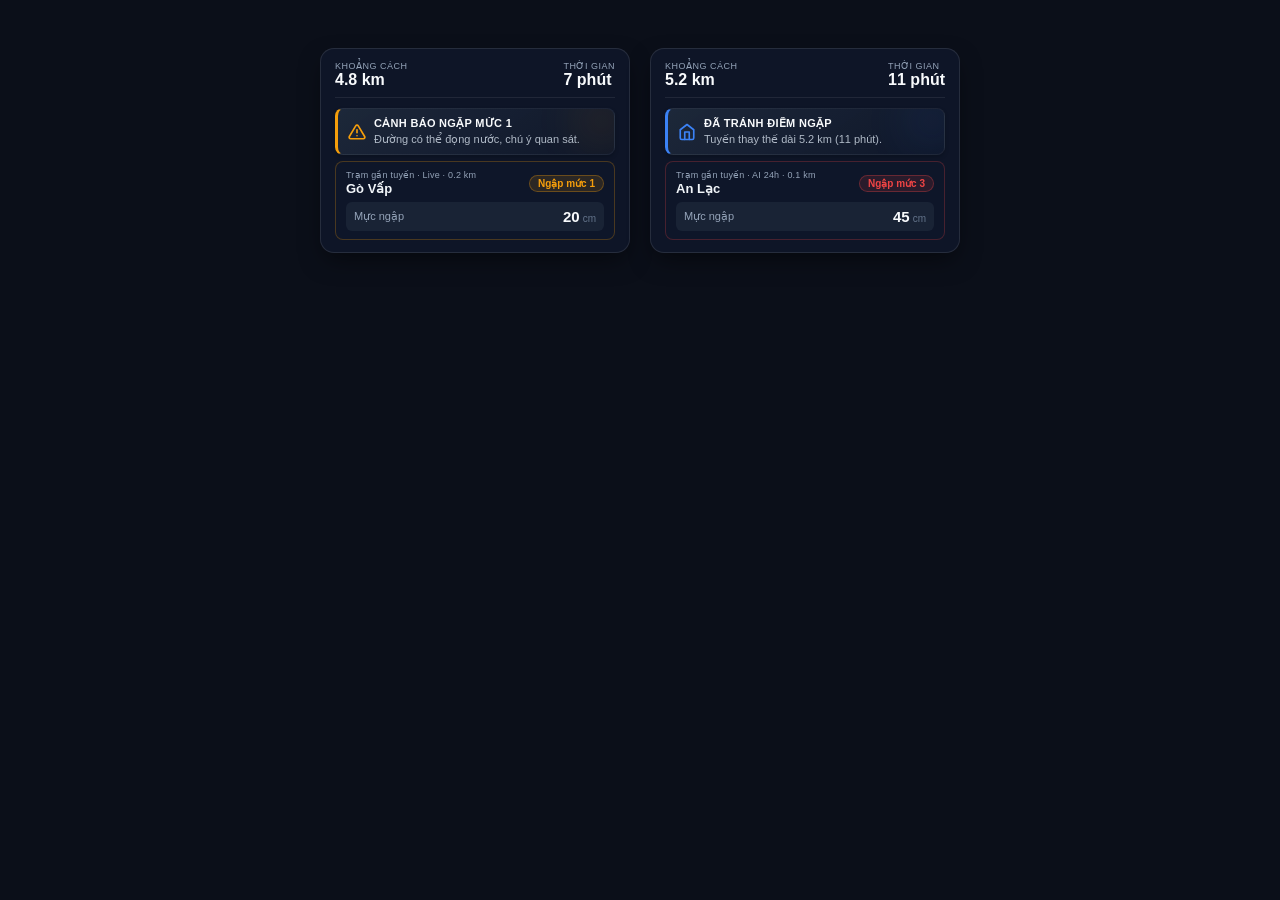
<file: tests/banner.html>
<!DOCTYPE html>
<html lang="vi">
<head>
    <meta charset="UTF-8">
    <meta name="viewport" content="width=device-width, initial-scale=1.0">
    <title>Test Fit Banner Panel - FloodGuard</title>
    <style>
        body {
            background-color: #0b0f19;
            font-family: -apple-system, BlinkMacSystemFont, "Segoe UI", Roboto, Helvetica, Arial, sans-serif;
            display: flex;
            gap: 20px;
            padding: 40px;
            justify-content: center;
            align-items: flex-start;
        }

        /* KHUNG PANEL CHÍNH TƯƠNG TỰ FLOODGUARD */
        .navigation-summary-panel {
            width: 310px;
            background: rgba(15, 23, 42, 0.9);
            border: 1px solid rgba(255, 255, 255, 0.1);
            backdrop-filter: blur(12px);
            border-radius: 14px;
            padding: 12px 14px;
            box-sizing: border-box;
            color: #fff;
            /* CẤU HÌNH FIT KHÔNG CUỘN */
            height: auto !important;
            max-height: none !important;
            overflow: hidden !important;
            box-shadow: 0 10px 25px -5px rgba(0, 0, 0, 0.5);
        }

        .nav-summary-metrics {
            display: flex;
            justify-content: space-between;
            margin-bottom: 10px;
            padding-bottom: 8px;
            border-bottom: 1px solid rgba(255, 255, 255, 0.08);
        }

        .metric-item {
            display: flex;
            flex-direction: column;
        }

        .metric-label {
            font-size: 9px;
            color: #94a3b8;
            text-transform: uppercase;
            letter-spacing: 0.5px;
        }

        .metric-value {
            font-size: 16px;
            font-weight: 700;
            color: #f8fafc;
        }

        .nav-summary-status {
            width: 100%;
            display: flex;
            flex-direction: column;
            gap: 0;
        }
    </style>
</head>
<body>

    <!-- CASE 1: CẢNH BÁO MỨC 1 -->
    <div class="navigation-summary-panel">
        <div class="nav-summary-metrics">
            <div class="metric-item">
                <span class="metric-label">Khoảng cách</span>
                <span class="metric-value">4.8 km</span>
            </div>
            <div class="metric-item">
                <span class="metric-label">Thời gian</span>
                <span class="metric-value">7 phút</span>
            </div>
        </div>
        <div id="status-container-1" class="nav-summary-status"></div>
    </div>

    <!-- CASE 2: CẢNH BÁO NGUY HIỂM / TRÁNH NGẬP -->
    <div class="navigation-summary-panel">
        <div class="nav-summary-metrics">
            <div class="metric-item">
                <span class="metric-label">Khoảng cách</span>
                <span class="metric-value">5.2 km</span>
            </div>
            <div class="metric-item">
                <span class="metric-label">Thời gian</span>
                <span class="metric-value">11 phút</span>
            </div>
        </div>
        <div id="status-container-2" class="nav-summary-status"></div>
    </div>

    <script>
        // Hàm dựng UI Banner đã tối ưu kích thước
        function getAlertBannerUI(type, title, subtitle = '', stationInfo = null) {
            let accent = '';
            let icon = '';

            switch (type) {
                case 'safe':
                    accent = '#10b981';
                    icon = `<svg width="18" height="18" viewBox="0 0 24 24" fill="none" stroke="currentColor" stroke-width="2.2" stroke-linecap="round" stroke-linejoin="round"><path d="M22 11.08V12a10 10 0 1 1-5.93-9.14"></path><polyline points="22 4 12 14.01 9 11.01"></polyline></svg>`;
                    break;
                case 'advisory':
                    accent = '#f59e0b';
                    icon = `<svg width="18" height="18" viewBox="0 0 24 24" fill="none" stroke="currentColor" stroke-width="2.2" stroke-linecap="round" stroke-linejoin="round"><path d="M10.29 3.86L1.82 18a2 2 0 0 0 1.71 3h16.94a2 2 0 0 0 1.71-3L13.71 3.86a2 2 0 0 0-3.42 0z"></path><line x1="12" y1="9" x2="12" y2="13"></line><line x1="12" y1="17" x2="12.01" y2="17"></line></svg>`;
                    break;
                case 'danger':
                    accent = '#ef4444';
                    icon = `<svg width="18" height="18" viewBox="0 0 24 24" fill="none" stroke="currentColor" stroke-width="2.2" stroke-linecap="round" stroke-linejoin="round"><circle cx="12" cy="12" r="10"></circle><line x1="15" y1="9" x2="9" y2="15"></line><line x1="9" y1="9" x2="15" y2="15"></line></svg>`;
                    break;
                case 'rerouted':
                    accent = '#3b82f6';
                    icon = `<svg width="18" height="18" viewBox="0 0 24 24" fill="none" stroke="currentColor" stroke-width="2.2" stroke-linecap="round" stroke-linejoin="round"><path d="M3 9l9-7 9 7v11a2 2 0 0 1-2 2H5a2 2 0 0 1-2-2z"></path><polyline points="9 22 9 12 15 12 15 22"></polyline></svg>`;
                    break;
            }

            let forecastHtml = '';
            if (stationInfo) {
                forecastHtml = `
                <div class="nav-ai-card" style="width:100%; padding:8px 10px; border-radius:8px; background:rgba(15,23,42,0.95); border:1px solid ${stationInfo.color}40; box-sizing:border-box;">
                  <div style="display:flex; align-items:center; justify-content:space-between; gap:6px; margin-bottom:6px;">
                    <div style="min-width:0; flex:1; overflow:hidden;">
                      <div style="font-size:9px; color:#94a3b8; letter-spacing:0.2px; margin-bottom:1px; white-space:nowrap; overflow:hidden; text-overflow:ellipsis;">
                        ${stationInfo.subtitle}
                      </div>
                      <div style="font-size:13px; font-weight:700; color:#f1f5f9; white-space:nowrap; overflow:hidden; text-overflow:ellipsis;">
                        ${stationInfo.name}
                      </div>
                    </div>
                    <span style="flex-shrink:0; padding:2px 8px; border-radius:999px; font-size:10px; font-weight:700; color:${stationInfo.color}; background:${stationInfo.color}20; border:1px solid ${stationInfo.color}50; white-space:nowrap;">
                      ${stationInfo.riskText}
                    </span>
                  </div>
                  <div style="padding:6px 8px; border-radius:6px; background:rgba(30,41,59,0.7); display:flex; align-items:center; justify-content:space-between; gap:6px;">
                    <span style="font-size:11px; color:#94a3b8; white-space:nowrap;">Mực ngập</span>
                    <span style="font-size:15px; font-weight:700; color:#f8fafc; white-space:nowrap;">
                      ${stationInfo.water}<span style="font-size:10px; color:#64748b; font-weight:500; margin-left:3px;">cm</span>
                    </span>
                  </div>
                </div>`;
            }

            return `
            <div style="position: relative; overflow: hidden; background: linear-gradient(145deg, rgba(30,41,59,0.95), rgba(15,23,42,1)); border: 1px solid rgba(255,255,255,0.06); border-left: 3px solid ${accent}; border-radius: 8px; padding: 8px 10px; margin-bottom: 6px; width: 100%; box-sizing: border-box; box-shadow: 0 2px 4px rgba(0,0,0,0.2);">
                <div style="position: absolute; top: -10px; right: -10px; width: 45px; height: 45px; background: ${accent}; filter: blur(25px); opacity: 0.15; border-radius: 50%; pointer-events: none;"></div>
                <div style="display: flex; align-items: center; gap: 8px; position: relative; z-index: 1;">
                    <div style="color: ${accent}; display: flex; align-items: center; justify-content: center; flex-shrink: 0;">
                        ${icon}
                    </div>
                    <div style="display: flex; flex-direction: column; gap: 2px; min-width: 0; flex: 1;">
                        <div style="font-size: 11px; font-weight: 700; color: #f8fafc; line-height: 1.2; text-transform: uppercase; letter-spacing: 0.3px; white-space: nowrap; overflow: hidden; text-overflow: ellipsis;">${title}</div>
                        ${subtitle ? `<div style="font-size: 11px; color: #cbd5e1; line-height: 1.3; opacity: 0.85; white-space: nowrap; overflow: hidden; text-overflow: ellipsis;">${subtitle}</div>` : ''}
                    </div>
                </div>
            </div>
            ${forecastHtml}
            `;
        }

        // Render Test Case 1
        document.getElementById('status-container-1').innerHTML = getAlertBannerUI(
            'advisory',
            'Cảnh báo ngập mức 1',
            'Đường có thể đọng nước, chú ý quan sát.',
            { subtitle: 'Trạm gần tuyến · Live · 0.2 km', name: 'Gò Vấp', riskText: 'Ngập mức 1', color: '#f59e0b', water: '20' }
        );

        // Render Test Case 2
        document.getElementById('status-container-2').innerHTML = getAlertBannerUI(
            'rerouted',
            'Đã tránh điểm ngập',
            'Tuyến thay thế dài 5.2 km (11 phút).',
            { subtitle: 'Trạm gần tuyến · AI 24h · 0.1 km', name: 'An Lạc', riskText: 'Ngập mức 3', color: '#ef4444', water: '45' }
        );
    </script>
</body>
</html>
</file>
